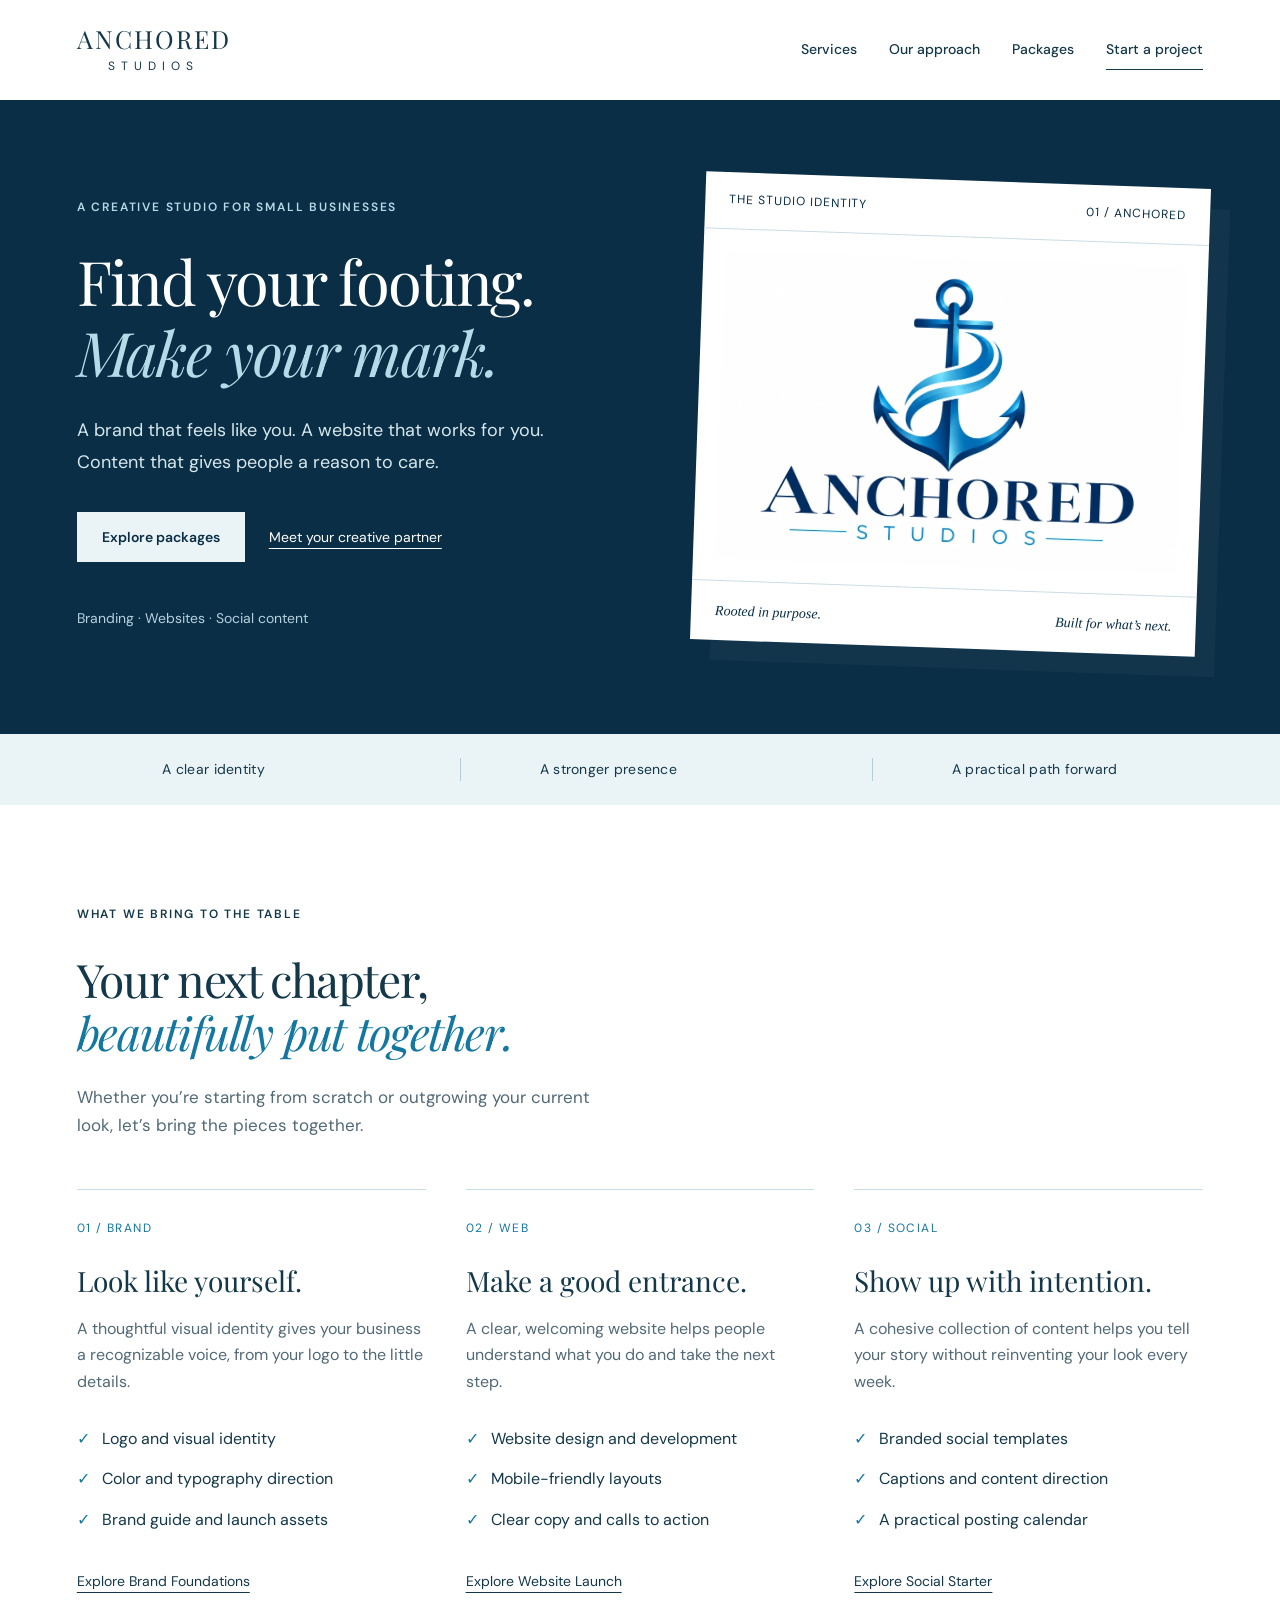
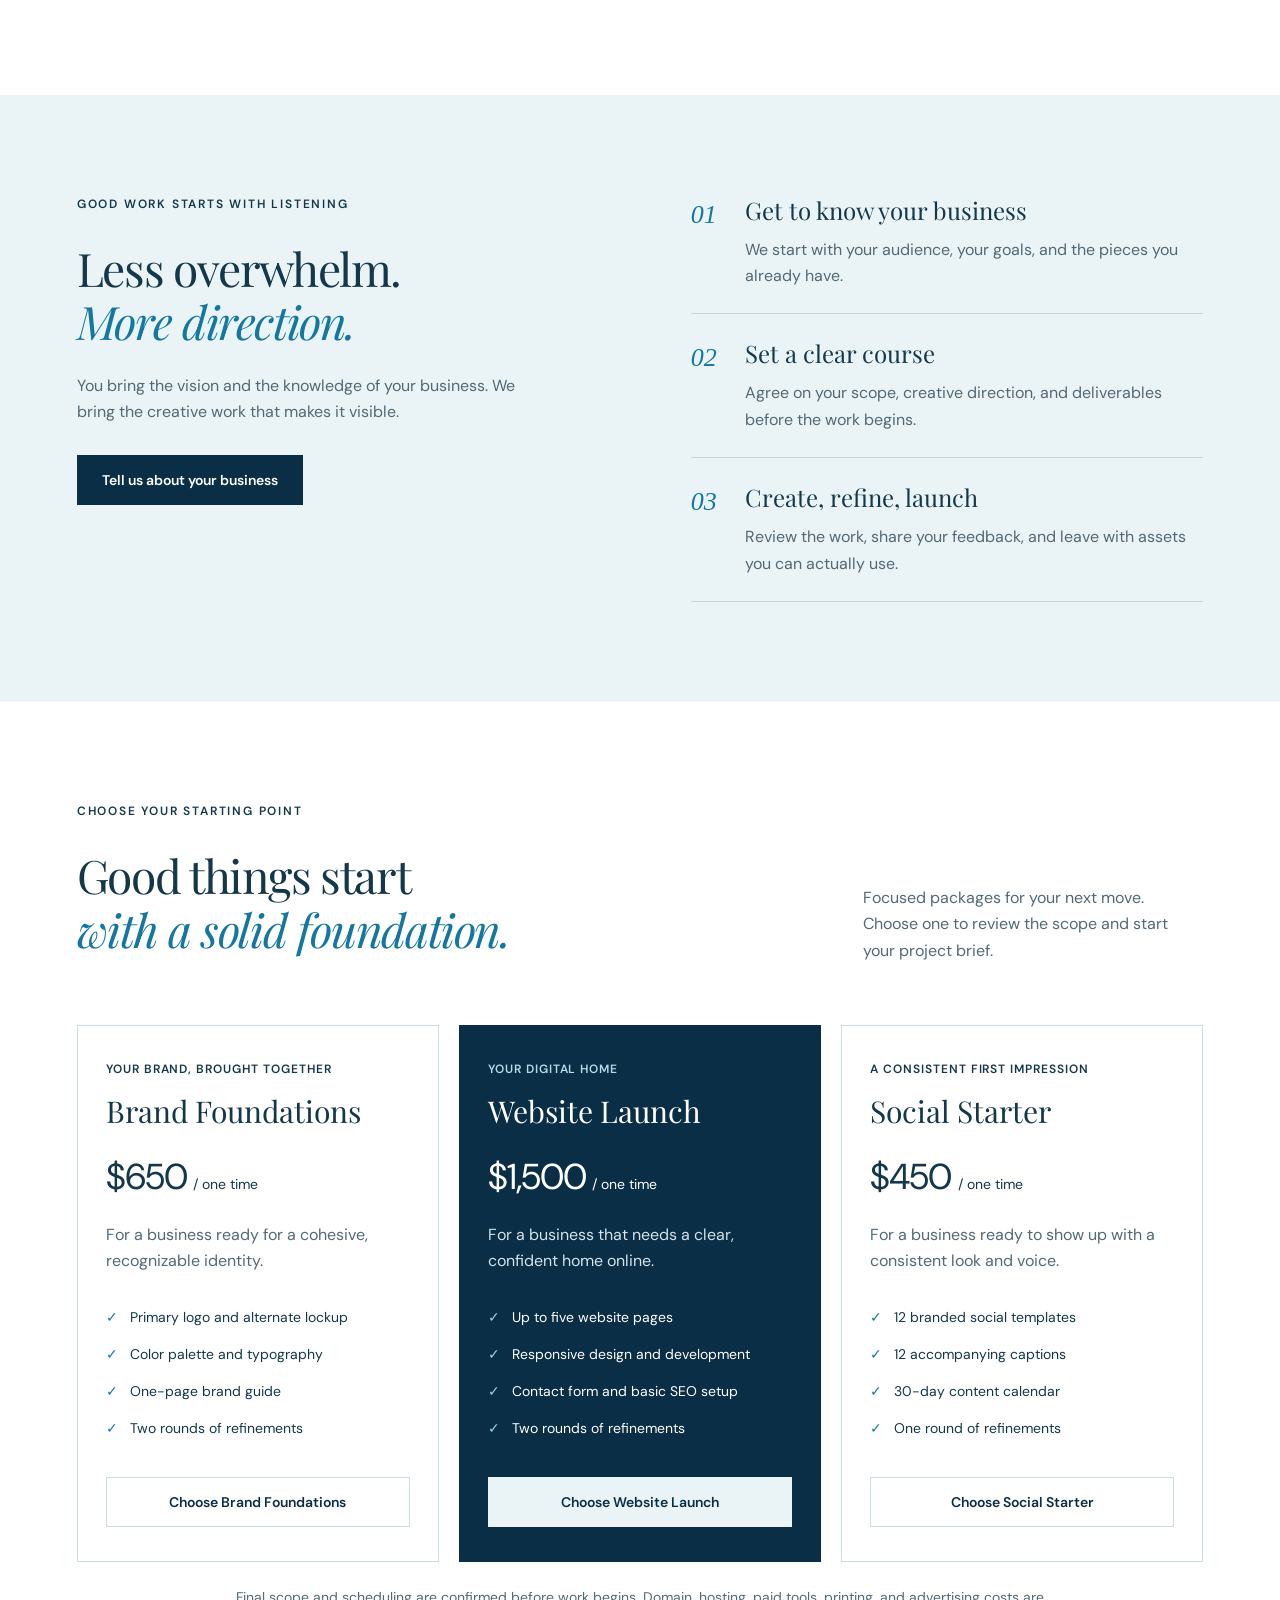
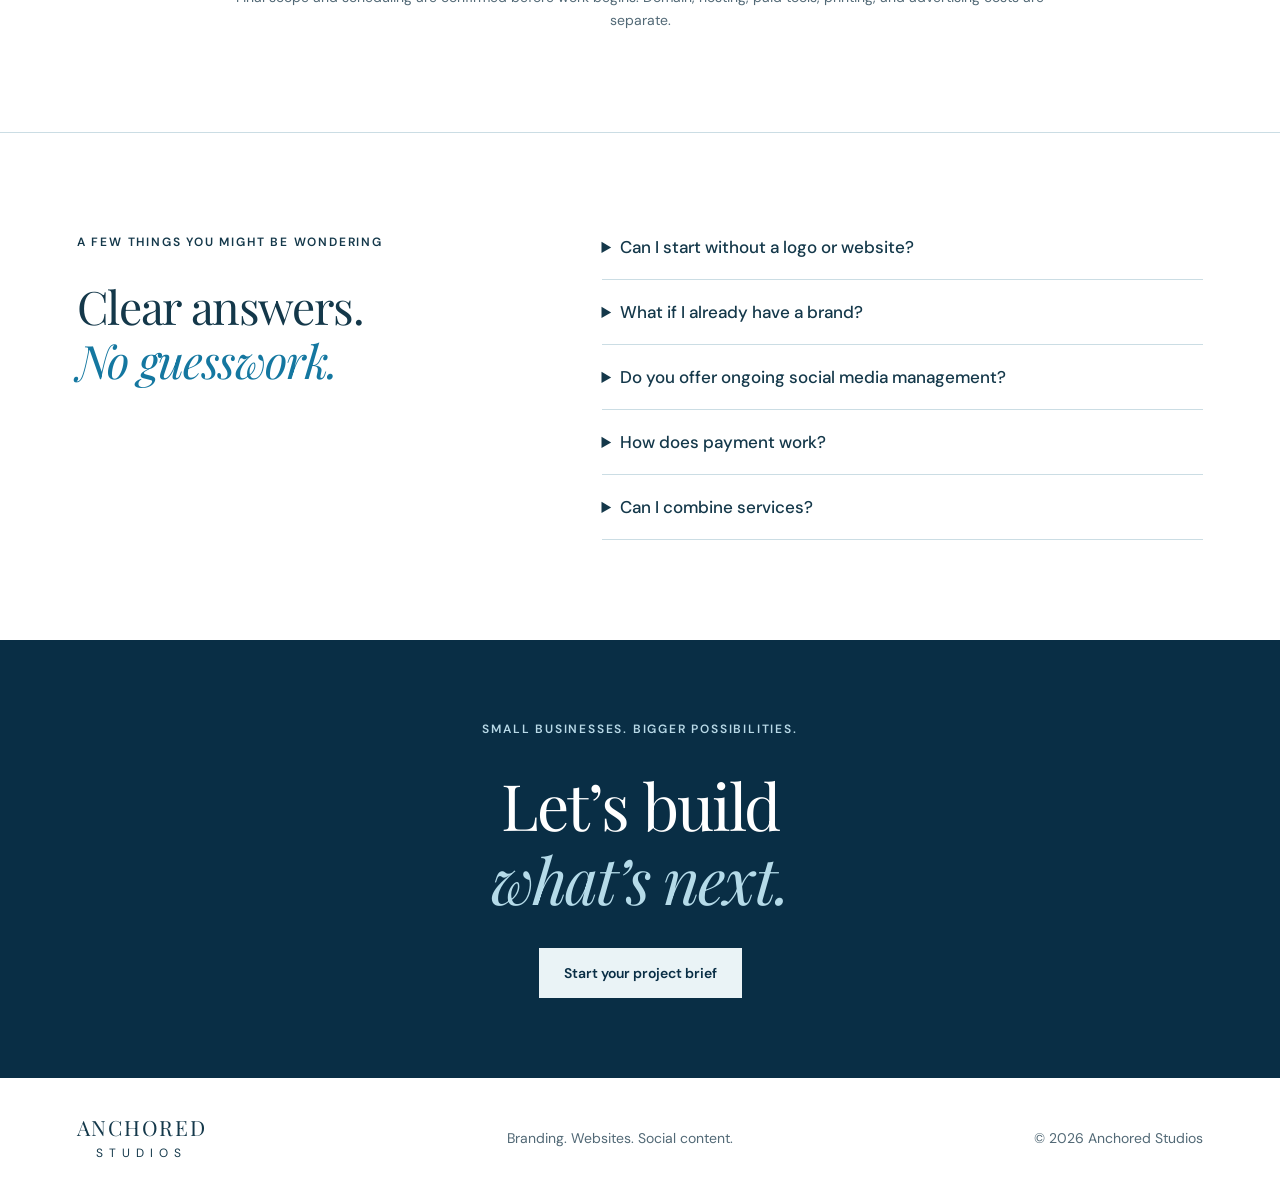
<file: index.html>
<!doctype html>
<html lang="en">
<head>
<meta charset="utf-8"><meta name="viewport" content="width=device-width, initial-scale=1">
<title>Anchored Studios | Branding, Websites & Social Content</title>
<meta name="description" content="Creative direction for small businesses ready for their next chapter. Explore branding, website design, and social content packages from Anchored Studios.">
<meta name="theme-color" content="#092e45">
<link rel="stylesheet" href="styles.css">
</head>
<body>
<a class="skip" href="#main">Skip to content</a>
<header><a class="wordmark" href="#" aria-label="Anchored Studios home">ANCHORED<span>STUDIOS</span></a><button class="menu-toggle" aria-expanded="false" aria-controls="nav">Menu</button><nav id="nav" aria-label="Main navigation"><a href="#services">Services</a><a href="#approach">Our approach</a><a href="#packages">Packages</a><a class="nav-cta" href="intake.html">Start a project</a></nav></header>
<main id="main">
<section class="hero">
<div class="hero-copy"><p class="eyebrow">A CREATIVE STUDIO FOR SMALL BUSINESSES</p><h1>Find your footing.<br><em>Make your mark.</em></h1><p class="lead">A brand that feels like you. A website that works for you. Content that gives people a reason to care.</p><div class="hero-actions"><a class="button light" href="#packages">Explore packages</a><a class="text-link" href="#services">Meet your creative partner</a></div><p class="hero-note">Branding · Websites · Social content</p></div>
<div class="identity"><div class="identity-top"><span>THE STUDIO IDENTITY</span><span>01 / ANCHORED</span></div><img src="assets/logo.webp" alt="Anchored Studios blue anchor and wave logo" width="1000" height="667" fetchpriority="high"><div class="identity-bottom"><span>Rooted in purpose.</span><span>Built for what’s next.</span></div></div>
</section>
<div class="strip"><span>A clear identity</span><span>A stronger presence</span><span>A practical path forward</span></div>
<section class="section services" id="services"><div class="section-intro"><p class="eyebrow">WHAT WE BRING TO THE TABLE</p><h2>Your next chapter,<br><em>beautifully put together.</em></h2><p>Whether you’re starting from scratch or outgrowing your current look, let’s bring the pieces together.</p></div><div class="service-grid">
<article><span class="number">01 / BRAND</span><h3>Look like yourself.</h3><p>A thoughtful visual identity gives your business a recognizable voice, from your logo to the little details.</p><ul><li>Logo and visual identity</li><li>Color and typography direction</li><li>Brand guide and launch assets</li></ul><a href="#packages">Explore Brand Foundations</a></article>
<article><span class="number">02 / WEB</span><h3>Make a good entrance.</h3><p>A clear, welcoming website helps people understand what you do and take the next step.</p><ul><li>Website design and development</li><li>Mobile-friendly layouts</li><li>Clear copy and calls to action</li></ul><a href="#packages">Explore Website Launch</a></article>
<article><span class="number">03 / SOCIAL</span><h3>Show up with intention.</h3><p>A cohesive collection of content helps you tell your story without reinventing your look every week.</p><ul><li>Branded social templates</li><li>Captions and content direction</li><li>A practical posting calendar</li></ul><a href="#packages">Explore Social Starter</a></article>
</div></section>
<section class="approach section" id="approach"><div><p class="eyebrow">GOOD WORK STARTS WITH LISTENING</p><h2>Less overwhelm.<br><em>More direction.</em></h2><p class="approach-lead">You bring the vision and the knowledge of your business. We bring the creative work that makes it visible.</p><a class="button dark" href="intake.html">Tell us about your business</a></div><ol class="steps"><li><span>01</span><div><h3>Get to know your business</h3><p>We start with your audience, your goals, and the pieces you already have.</p></div></li><li><span>02</span><div><h3>Set a clear course</h3><p>Agree on your scope, creative direction, and deliverables before the work begins.</p></div></li><li><span>03</span><div><h3>Create, refine, launch</h3><p>Review the work, share your feedback, and leave with assets you can actually use.</p></div></li></ol></section>
<section class="section packages" id="packages"><div class="package-heading"><div><p class="eyebrow">CHOOSE YOUR STARTING POINT</p><h2>Good things start<br><em>with a solid foundation.</em></h2></div><p>Focused packages for your next move.<br>Choose one to review the scope and start your project brief.</p></div><div class="package-grid">
<article class="package"><p class="eyebrow">YOUR BRAND, BROUGHT TOGETHER</p><h3>Brand Foundations</h3><p class="price">$650 <span>/ one time</span></p><p>For a business ready for a cohesive, recognizable identity.</p><ul><li>Primary logo and alternate lockup</li><li>Color palette and typography</li><li>One-page brand guide</li><li>Two rounds of refinements</li></ul><button class="button outline" data-package="brand">Choose Brand Foundations</button></article>
<article class="package featured"><p class="eyebrow">YOUR DIGITAL HOME</p><h3>Website Launch</h3><p class="price">$1,500 <span>/ one time</span></p><p>For a business that needs a clear, confident home online.</p><ul><li>Up to five website pages</li><li>Responsive design and development</li><li>Contact form and basic SEO setup</li><li>Two rounds of refinements</li></ul><button class="button light" data-package="web">Choose Website Launch</button></article>
<article class="package"><p class="eyebrow">A CONSISTENT FIRST IMPRESSION</p><h3>Social Starter</h3><p class="price">$450 <span>/ one time</span></p><p>For a business ready to show up with a consistent look and voice.</p><ul><li>12 branded social templates</li><li>12 accompanying captions</li><li>30-day content calendar</li><li>One round of refinements</li></ul><button class="button outline" data-package="social">Choose Social Starter</button></article>
</div><p class="package-note">Final scope and scheduling are confirmed before work begins. Domain, hosting, paid tools, printing, and advertising costs are separate.</p></section>
<section class="section faq"><div><p class="eyebrow">A FEW THINGS YOU MIGHT BE WONDERING</p><h2>Clear answers.<br><em>No guesswork.</em></h2></div><div><details><summary>Can I start without a logo or website?</summary><p>Yes. Start with your business idea and goals. Brand Foundations is designed to create the visual pieces; Website Launch gives them a home online.</p></details><details><summary>What if I already have a brand?</summary><p>Bring your existing logo, colors, and any materials you love. Your project brief helps us identify what to keep and where you need support.</p></details><details><summary>Do you offer ongoing social media management?</summary><p>The Social Starter package includes a collection of assets and a calendar. Ongoing posting and management can be discussed as a separate scope.</p></details><details><summary>How does payment work?</summary><p>Choose a package to review its scope. Online payment is not currently available. Complete the project brief to discuss the scope, schedule, and payment arrangements before starting.</p></details><details><summary>Can I combine services?</summary><p>Yes. Use the project brief to tell us which pieces you need. We can discuss a combined scope before any work starts.</p></details></div></section>
<section class="closing"><p class="eyebrow">SMALL BUSINESSES. BIGGER POSSIBILITIES.</p><h2>Let’s build<br><em>what’s next.</em></h2><a class="button light" href="intake.html">Start your project brief</a></section>
</main><footer><a class="wordmark" href="#">ANCHORED<span>STUDIOS</span></a><p>Branding. Websites. Social content.</p><p>© <span id="year">2026</span> Anchored Studios</p></footer>
<dialog id="package-dialog" aria-labelledby="dialog-title"><button class="dialog-close" aria-label="Close package details">Close</button><p class="eyebrow">YOUR NEXT CHAPTER</p><h2 id="dialog-title"></h2><p id="dialog-price" class="price"></p><p id="dialog-description"></p><div class="checkout-note"><strong>Online checkout is not available yet.</strong><p>No payment will be taken. Start your project brief to confirm the details and arrange payment.</p></div><a id="brief-link" class="button dark" href="intake.html">Start my project brief</a><button id="download-scope" class="button outline">Download package details</button></dialog>
<script src="script.js"></script>
</body></html>
</file>
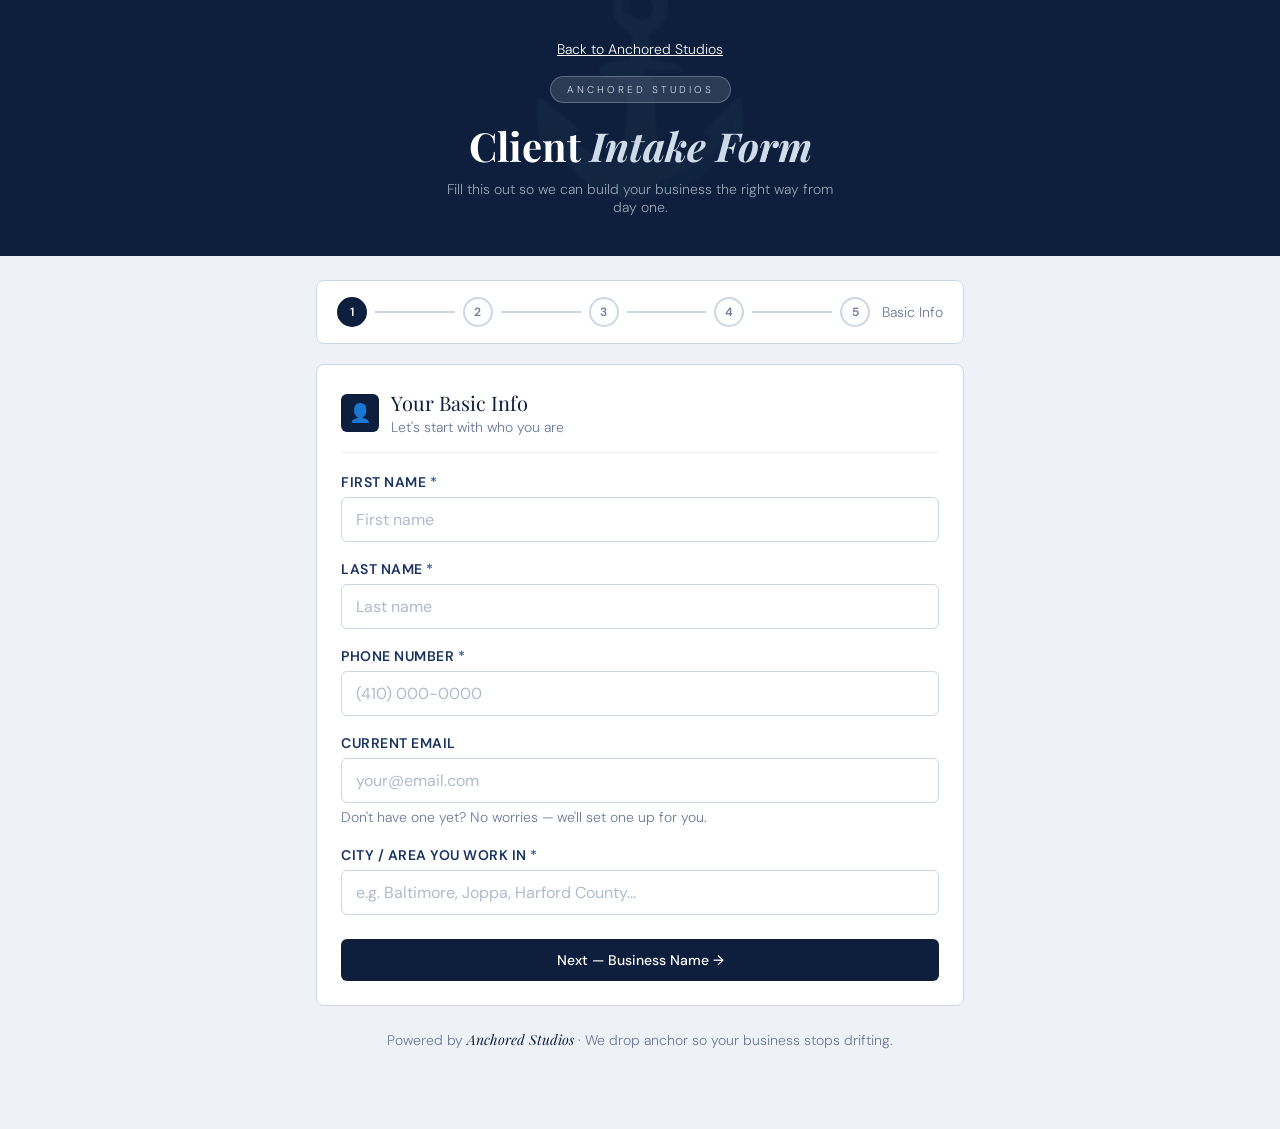
<file: intake.html>
<!DOCTYPE html>
<html lang="en">
<head>
<meta charset="UTF-8">
<meta name="viewport" content="width=device-width, initial-scale=1.0">
<title>Anchored Studios — Client Intake Form</title>
<link href="https://fonts.googleapis.com/css2?family=Playfair+Display:ital,wght@0,400;0,700;1,400&family=DM+Sans:wght@300;400;500;600&display=swap" rel="stylesheet">
<style>
  .field-hint,.section-subtitle,label.field-label,.check-item span,.progress-label,.footer-note { font-size:14px!important; }
  input[type=text], input[type=email], input[type=tel],textarea { font-size:16px!important; }
  .btn:disabled {opacity:.6;cursor:wait;}

  :root {
    --navy: #0d1f3c;
    --navy-mid: #1a3460;
    --navy-light: #2e5fa3;
    --silver: #d0dce8;
    --silver-light: #eef2f7;
    --white: #ffffff;
    --text: #0d1f3c;
    --muted: #6b7a99;
    --border: #cdd6e4;
  }

  * { margin: 0; padding: 0; box-sizing: border-box; }

  body {
    background: var(--silver-light);
    font-family: 'DM Sans', sans-serif;
    font-weight: 300;
    color: var(--text);
    overflow-x: hidden;
  }

  .header {
    background: var(--navy);
    padding: 40px 20px;
    text-align: center;
    position: relative;
    overflow: hidden;
  }

  .header::before {
    content: '⚓';
    position: absolute;
    font-size: 200px;
    opacity: 0.04;
    top: -40px;
    left: 50%;
    transform: translateX(-50%);
    pointer-events: none;
  }

  .header-badge {
    display: inline-block;
    background: rgba(208,220,232,0.15);
    border: 1px solid rgba(208,220,232,0.3);
    color: var(--silver);
    font-size: 10px;
    letter-spacing: 3px;
    text-transform: uppercase;
    padding: 6px 16px;
    border-radius: 20px;
    margin-bottom: 16px;
  }

  .header h1 {
    font-family: 'Playfair Display', serif;
    font-size: clamp(26px, 5vw, 40px);
    color: white;
    margin-bottom: 8px;
  }

  .header h1 span { color: var(--silver); font-style: italic; }
  .header p { color: rgba(208,220,232,0.7); font-size: 14px; max-width: 400px; margin: 0 auto; }

  .container {
    max-width: 680px;
    margin: 0 auto;
    padding: 24px 16px 60px;
  }

  /* PROGRESS */
  .progress-bar {
    background: white;
    border-radius: 8px;
    padding: 16px 20px;
    margin-bottom: 20px;
    border: 1px solid var(--border);
    display: flex;
    align-items: center;
    gap: 8px;
  }

  .progress-step {
    width: 30px;
    height: 30px;
    border-radius: 50%;
    display: flex;
    align-items: center;
    justify-content: center;
    font-size: 12px;
    font-weight: 600;
    border: 2px solid var(--border);
    color: var(--muted);
    flex-shrink: 0;
    transition: all 0.2s;
  }

  .progress-step.active { background: var(--navy); border-color: var(--navy); color: white; }
  .progress-step.done { background: var(--navy-light); border-color: var(--navy-light); color: white; }

  .progress-line { flex: 1; height: 2px; background: var(--border); }
  .progress-line.done { background: var(--navy-light); }

  .progress-label {
    font-size: 12px;
    color: var(--muted);
    margin-left: 4px;
    white-space: nowrap;
  }

  /* SECTIONS */
  .form-section {
    display: none;
    background: white;
    border-radius: 8px;
    padding: 24px;
    border: 1px solid var(--border);
    margin-bottom: 16px;
    animation: fadeIn 0.3s ease;
  }

  .form-section.active { display: block; }

  @keyframes fadeIn {
    from { opacity: 0; transform: translateY(8px); }
    to { opacity: 1; transform: translateY(0); }
  }

  .section-header {
    display: flex;
    align-items: center;
    gap: 12px;
    margin-bottom: 20px;
    padding-bottom: 16px;
    border-bottom: 1px solid var(--silver-light);
  }

  .section-icon {
    width: 38px;
    height: 38px;
    background: var(--navy);
    color: var(--silver);
    border-radius: 6px;
    display: flex;
    align-items: center;
    justify-content: center;
    font-size: 18px;
    flex-shrink: 0;
  }

  .section-title {
    font-family: 'Playfair Display', serif;
    font-size: 20px;
    color: var(--navy);
  }

  .section-subtitle { font-size: 12px; color: var(--muted); margin-top: 2px; }

  /* FIELDS */
  .field { margin-bottom: 18px; }
  .field:last-child { margin-bottom: 0; }

  label.field-label {
    display: block;
    font-size: 11px;
    font-weight: 600;
    letter-spacing: 0.5px;
    text-transform: uppercase;
    color: var(--navy-mid);
    margin-bottom: 6px;
  }

  .required { color: var(--navy-light); }

  input[type="text"],
  input[type="email"],
  input[type="tel"],
  textarea {
    width: 100%;
    padding: 11px 14px;
    border: 1.5px solid var(--border);
    border-radius: 6px;
    font-family: 'DM Sans', sans-serif;
    font-size: 14px;
    color: var(--text);
    outline: none;
    transition: border-color 0.2s, box-shadow 0.2s;
    -webkit-appearance: none;
    background: white;
  }

  input:focus, textarea:focus {
    border-color: var(--navy-light);
    box-shadow: 0 0 0 3px rgba(46,95,163,0.1);
  }

  input::placeholder, textarea::placeholder { color: #b0bacb; }
  textarea { resize: vertical; min-height: 80px; }
  .field-hint { font-size: 11px; color: var(--muted); margin-top: 4px; line-height: 1.5; }

  /* CHECK ITEMS */
  .check-list { display: flex; flex-direction: column; gap: 8px; }

  .check-item {
    display: flex;
    align-items: flex-start;
    gap: 10px;
    padding: 10px 12px;
    border: 1.5px solid var(--border);
    border-radius: 6px;
    cursor: pointer;
    transition: all 0.15s;
    user-select: none;
  }

  .check-item:hover { border-color: var(--navy-light); background: var(--silver-light); }
  .check-item.selected { border-color: var(--navy); background: rgba(13,31,60,0.04); }

  .check-item input {
    width: 16px;
    height: 16px;
    margin-top: 2px;
    accent-color: var(--navy);
    flex-shrink: 0;
    cursor: pointer;
  }

  .check-item span { font-size: 13px; line-height: 1.4; color: var(--text); }

  /* BUTTONS */
  .nav-buttons { display: flex; gap: 12px; margin-top: 24px; }

  .btn {
    padding: 12px 20px;
    border-radius: 6px;
    font-family: 'DM Sans', sans-serif;
    font-size: 14px;
    font-weight: 500;
    cursor: pointer;
    border: none;
    transition: all 0.2s;
  }

  .btn-primary { background: var(--navy); color: white; flex: 1; }
  .btn-primary:hover { background: var(--navy-mid); transform: translateY(-1px); }

  .btn-secondary { background: white; color: var(--navy); border: 1.5px solid var(--border); padding: 12px 20px; }
  .btn-secondary:hover { border-color: var(--navy); }

  .btn-submit { background: var(--silver); color: var(--navy); flex: 1; font-weight: 600; }
  .btn-submit:hover { background: white; box-shadow: 0 4px 16px rgba(0,0,0,0.12); transform: translateY(-2px); }

  /* SUCCESS */
  .success-screen {
    display: none;
    background: var(--navy);
    border-radius: 8px;
    padding: 48px 24px;
    text-align: center;
    color: white;
  }

  .success-screen.active { display: block; animation: fadeIn 0.4s ease; }
  .success-anchor { font-size: 48px; margin-bottom: 16px; }

  .success-screen h2 {
    font-family: 'Playfair Display', serif;
    font-size: 28px;
    margin-bottom: 10px;
  }

  .success-screen p {
    color: rgba(208,220,232,0.75);
    font-size: 14px;
    max-width: 380px;
    margin: 0 auto;
    line-height: 1.7;
  }

  .footer-note {
    text-align: center;
    font-size: 12px;
    color: var(--muted);
    margin-top: 24px;
    padding-bottom: 20px;
  }

  .footer-note span {
    font-family: 'Playfair Display', serif;
    color: var(--navy);
    font-style: italic;
  }

  .error-msg {
    background: #fff0f0;
    border: 1px solid #ffcccc;
    color: #cc0000;
    padding: 10px 14px;
    border-radius: 6px;
    font-size: 13px;
    margin-top: 12px;
    display: none;
  }
</style>
</head>
<body>

<div class="header">
  <a href="index.html" style="display:block;color:white;margin-bottom:18px;font-size:14px">Back to Anchored Studios</a><div class="header-badge">Anchored Studios</div>
  <h1>Client <span>Intake Form</span></h1>
  <p>Fill this out so we can build your business the right way from day one.</p>
</div>

<div class="container">

  <!-- PROGRESS -->
  <div class="progress-bar" id="progressBar">
    <div class="progress-step active" id="step1">1</div>
    <div class="progress-line" id="line1"></div>
    <div class="progress-step" id="step2">2</div>
    <div class="progress-line" id="line2"></div>
    <div class="progress-step" id="step3">3</div>
    <div class="progress-line" id="line3"></div>
    <div class="progress-step" id="step4">4</div>
    <div class="progress-line" id="line4"></div>
    <div class="progress-step" id="step5">5</div>
    <span class="progress-label" id="progressLabel">Basic Info</span>
  </div>

  <!-- SECTION 1 -->
  <div class="form-section active" id="section1">
    <div class="section-header">
      <div class="section-icon">👤</div>
      <div>
        <div class="section-title">Your Basic Info</div>
        <div class="section-subtitle">Let's start with who you are</div>
      </div>
    </div>

    <div class="field">
      <label class="field-label">First Name <span class="required">*</span></label>
      <input type="text" id="firstName" placeholder="First name" />
    </div>
    <div class="field">
      <label class="field-label">Last Name <span class="required">*</span></label>
      <input type="text" id="lastName" placeholder="Last name" />
    </div>
    <div class="field">
      <label class="field-label">Phone Number <span class="required">*</span></label>
      <input type="tel" id="phone" placeholder="(410) 000-0000" />
    </div>
    <div class="field">
      <label class="field-label">Current Email</label>
      <input type="email" id="email" placeholder="your@email.com" />
      <div class="field-hint">Don't have one yet? No worries — we'll set one up for you.</div>
    </div>
    <div class="field">
      <label class="field-label">City / Area You Work In <span class="required">*</span></label>
      <input type="text" id="city" placeholder="e.g. Baltimore, Joppa, Harford County..." />
    </div>

    <div class="error-msg" id="err1">Please fill in your name, phone number, and city to continue.</div>
    <div class="nav-buttons">
      <button class="btn btn-primary" onclick="next(1)">Next — Business Name →</button>
    </div>
  </div>

  <!-- SECTION 2 -->
  <div class="form-section" id="section2">
    <div class="section-header">
      <div class="section-icon">💡</div>
      <div>
        <div class="section-title">Business Name Ideas</div>
        <div class="section-subtitle">What do you want your business to be called?</div>
      </div>
    </div>

    <div class="field">
      <label class="field-label">What name style feels right? (check all that apply)</label>
      <div class="check-list">
        <label class="check-item"><input type="checkbox" name="nameStyle" value="Your last name (e.g. Beattie Auto)" /><span>Your last name (e.g. Beattie Auto)</span></label>
        <label class="check-item"><input type="checkbox" name="nameStyle" value="Your first name (e.g. Curtis Mobile)" /><span>Your first name (e.g. Curtis Mobile)</span></label>
        <label class="check-item"><input type="checkbox" name="nameStyle" value="Something tough and powerful" /><span>Something tough and powerful</span></label>
        <label class="check-item"><input type="checkbox" name="nameStyle" value="Something local or geographic" /><span>Something local or geographic</span></label>
        <label class="check-item"><input type="checkbox" name="nameStyle" value="Something that describes the service" /><span>Something that describes the service</span></label>
        <label class="check-item"><input type="checkbox" name="nameStyle" value="Something totally made up" /><span>Something totally made up</span></label>
      </div>
    </div>
    <div class="field">
      <label class="field-label">Any name ideas you already have in mind?</label>
      <textarea id="nameIdeas" placeholder="Anything at all — even rough ideas. Nothing is too silly."></textarea>
    </div>
    <div class="field">
      <label class="field-label">Words that describe your work style or vibe</label>
      <input type="text" id="vibeWords" placeholder="e.g. reliable, fast, honest, mobile, no-nonsense..." />
    </div>
    <div class="field">
      <label class="field-label">Gmail Username Ideas</label>
      <input type="text" id="gmailIdeas" placeholder="e.g. curtisauto, beattiemechanics, fixitwithcurtis..." />
      <div class="field-hint">Give 2–3 ideas and we'll check availability and set up your business email.</div>
    </div>

    <div class="nav-buttons">
      <button class="btn btn-secondary" onclick="prev(2)">← Back</button>
      <button class="btn btn-primary" onclick="next(2)">Next — Services →</button>
    </div>
  </div>

  <!-- SECTION 3 -->
  <div class="form-section" id="section3">
    <div class="section-header">
      <div class="section-icon">🔧</div>
      <div>
        <div class="section-title">Your Services</div>
        <div class="section-subtitle">Check everything you offer or plan to offer</div>
      </div>
    </div>

    <div class="field">
      <label class="field-label" for="serviceSummary">What does your business offer?</label><textarea id="serviceSummary" placeholder="Describe your products, services, and the people you help."></textarea></div>
    <div class="field">
      <label class="field-label">Any other services not listed?</label>
      <textarea id="otherServices" placeholder="List anything else you do or want to offer..."></textarea>
    </div>

    <div class="nav-buttons">
      <button class="btn btn-secondary" onclick="prev(3)">← Back</button>
      <button class="btn btn-primary" onclick="next(3)">Next — Pricing →</button>
    </div>
  </div>

  <!-- SECTION 4 -->
  <div class="form-section" id="section4">
    <div class="section-header">
      <div class="section-icon">💰</div>
      <div>
        <div class="section-title">Pricing & Payments</div>
        <div class="section-subtitle">How you charge and how you get paid</div>
      </div>
    </div>

    <div class="field">
      <label class="field-label">Do you have set prices for your services?</label>
      <div class="check-list">
        <label class="check-item"><input type="radio" name="pricing" value="Yes — I know what I charge for most things" /><span>Yes — I know what I charge for most things</span></label>
        <label class="check-item"><input type="radio" name="pricing" value="Sort of — I charge what feels right in the moment" /><span>Sort of — I charge what feels right in the moment</span></label>
        <label class="check-item"><input type="radio" name="pricing" value="No — I need help figuring out my prices" /><span>No — I need help figuring out my prices</span></label>
      </div>
    </div>
    <div class="field">
      <label class="field-label">How do you currently get paid? (check all that apply)</label>
      <div class="check-list">
        <label class="check-item"><input type="checkbox" name="payment" value="Cash" /><span>Cash</span></label>
        <label class="check-item"><input type="checkbox" name="payment" value="Zelle" /><span>Zelle</span></label>
        <label class="check-item"><input type="checkbox" name="payment" value="Cash App" /><span>Cash App</span></label>
        <label class="check-item"><input type="checkbox" name="payment" value="Venmo" /><span>Venmo</span></label>
        <label class="check-item"><input type="checkbox" name="payment" value="I don't have a system yet" /><span>I don't have a system yet</span></label>
      </div>
    </div>
    <div class="field">
      <label class="field-label">Do you want to accept card payments?</label>
      <div class="check-list">
        <label class="check-item"><input type="radio" name="cards" value="Yes — I want to take cards" /><span>Yes — I want to take cards</span></label>
        <label class="check-item"><input type="radio" name="cards" value="No — cash and apps are fine for now" /><span>No — cash and apps are fine for now</span></label>
        <label class="check-item"><input type="radio" name="cards" value="Not sure yet" /><span>Not sure yet</span></label>
      </div>
    </div>

    <div class="nav-buttons">
      <button class="btn btn-secondary" onclick="prev(4)">← Back</button>
      <button class="btn btn-primary" onclick="next(4)">Next — Your Vision →</button>
    </div>
  </div>

  <!-- SECTION 5 -->
  <div class="form-section" id="section5">
    <div class="section-header">
      <div class="section-icon">🚀</div>
      <div>
        <div class="section-title">Your Vision</div>
        <div class="section-subtitle">Where you want this to go</div>
      </div>
    </div>

    <div class="field">
      <label class="field-label">Is this a side hustle or are you going full time?</label>
      <div class="check-list">
        <label class="check-item"><input type="radio" name="hustle" value="Side hustle — extra income on top of my job" /><span>Side hustle — extra income on top of my job</span></label>
        <label class="check-item"><input type="radio" name="hustle" value="I want this to be my full time business eventually" /><span>I want this to be my full time business eventually</span></label>
        <label class="check-item"><input type="radio" name="hustle" value="Not sure yet — depends on how it goes" /><span>Not sure yet — depends on how it goes</span></label>
      </div>
    </div>
    <div class="field">
      <label class="field-label">Do you work alone or do you have help?</label>
      <div class="check-list">
        <label class="check-item"><input type="radio" name="team" value="Just me right now" /><span>Just me right now</span></label>
        <label class="check-item"><input type="radio" name="team" value="I bring people in sometimes" /><span>I bring people in sometimes</span></label>
        <label class="check-item"><input type="radio" name="team" value="I want to build a team eventually" /><span>I want to build a team eventually</span></label>
      </div>
    </div>
    <div class="field">
      <label class="field-label">What does success look like in 1 year?</label>
      <textarea id="successVision" placeholder="e.g. Steady clients every week, making $X a month, quitting my job..."></textarea>
    </div>
    <div class="field">
      <label class="field-label">Anything else you want me to know?</label>
      <textarea id="anythingElse" placeholder="Your situation, goals, things that have held you back..."></textarea>
    </div>

    <div class="nav-buttons">
      <button class="btn btn-secondary" onclick="prev(5)">← Back</button>
      <button class="btn btn-submit" onclick="submitForm()">Submit to Anchored Studios ⚓</button>
    </div>
  </div>

  <!-- SUCCESS -->
  <div class="success-screen" id="successScreen">
    <div class="success-anchor">⚓</div>
    <h2>You're all set!</h2>
    <p>Got everything I need. I'll be in touch soon to start building your business out right. Welcome aboard.</p>
  </div>

  <div class="footer-note">
    Powered by <span>Anchored Studios</span> · We drop anchor so your business stops drifting.
  </div>

</div>

<script>
  document.querySelectorAll('label.field-label').forEach(label => {
    const input = label.parentElement.querySelector('input[id], textarea[id]');
    if (input) label.htmlFor = input.id;
  });
  const chosen = new URLSearchParams(location.search).get('package');
  if (chosen) document.getElementById('anythingElse').value = 'I am interested in ' + chosen + '.';
  const sectionLabels = ['Basic Info', 'Business Name', 'Services', 'Pricing', 'Your Vision'];
  let current = 1;

  document.querySelectorAll('.check-item input').forEach(input => {
    input.addEventListener('change', () => {
      input.closest('.check-item').classList.toggle('selected', input.checked);
    });
  });

  function updateProgress(n) {
    for (let i = 1; i <= 5; i++) {
      const s = document.getElementById('step' + i);
      const l = document.getElementById('line' + i);
      if (i < n) { s.className = 'progress-step done'; s.innerHTML = '✓'; if(l) l.className = 'progress-line done'; }
      else if (i === n) { s.className = 'progress-step active'; s.innerHTML = i; }
      else { s.className = 'progress-step'; s.innerHTML = i; if(l) l.className = 'progress-line'; }
    }
    document.getElementById('progressLabel').textContent = sectionLabels[n-1];
  }

  function next(n) {
    if (n === 1) {
      const fn = document.getElementById('firstName').value.trim();
      const ln = document.getElementById('lastName').value.trim();
      const ph = document.getElementById('phone').value.trim();
      const ct = document.getElementById('city').value.trim();
      const err = document.getElementById('err1');
      if (!fn || !ln || !ph || !ct) { err.style.display = 'block'; return; }
      err.style.display = 'none';
    }
    document.getElementById('section' + n).classList.remove('active');
    current = n + 1;
    document.getElementById('section' + current).classList.add('active');
    updateProgress(current);
    window.scrollTo({ top: 0, behavior: 'smooth' });
  }

  function prev(n) {
    document.getElementById('section' + n).classList.remove('active');
    current = n - 1;
    document.getElementById('section' + current).classList.add('active');
    updateProgress(current);
    window.scrollTo({ top: 0, behavior: 'smooth' });
  }

  function getChecked(name) {
    return Array.from(document.querySelectorAll('input[name="' + name + '"]:checked')).map(i => i.value).join(', ') || 'None selected';
  }

  async function submitForm() {
    const data = {
      firstName: document.getElementById('firstName').value.trim(),
      lastName: document.getElementById('lastName').value.trim(),
      phone: document.getElementById('phone').value.trim(),
      email: document.getElementById('email').value.trim(),
      city: document.getElementById('city').value.trim(),
      nameStyle: getChecked('nameStyle'),
      nameIdeas: document.getElementById('nameIdeas').value.trim(),
      vibeWords: document.getElementById('vibeWords').value.trim(),
      gmailIdeas: document.getElementById('gmailIdeas').value.trim(),
      services: document.getElementById('serviceSummary').value.trim(),
      selectedPackage: new URLSearchParams(location.search).get('package') || 'Custom project',
      otherServices: document.getElementById('otherServices').value.trim(),
      pricing: getChecked('pricing'),
      payment: getChecked('payment'),
      cards: getChecked('cards'),
      hustle: getChecked('hustle'),
      team: getChecked('team'),
      successVision: document.getElementById('successVision').value.trim(),
      anythingElse: document.getElementById('anythingElse').value.trim()
    };

    const button = document.querySelector('.btn-submit');
    const emailField = document.getElementById('email');
    if (data.email && !emailField.checkValidity()) {
      current = 1;
      document.getElementById('section5').classList.remove('active');
      document.getElementById('section1').classList.add('active');
      updateProgress(1);
      emailField.reportValidity();
      return;
    }
    let error = document.getElementById('submitError');
    if (!error) { error = document.createElement('p'); error.id = 'submitError'; error.setAttribute('role','alert'); error.style.color = '#a31717'; button.parentElement.after(error); }
    error.textContent = '';
    button.disabled = true;
    button.textContent = 'Sending…';
    try {
      const response = await fetch('https://formspree.io/f/xojzlonj', {
        method: 'POST',
        headers: { 'Content-Type': 'application/json', 'Accept':'application/json' },
        body: JSON.stringify(data)
      });
      if (!response.ok) throw new Error('Submission failed');
      document.getElementById('section5').classList.remove('active');
      document.getElementById('progressBar').style.display = 'none';
      document.getElementById('successScreen').classList.add('active');
      window.scrollTo({ top: 0, behavior: 'smooth' });
    } catch (_) {
      error.textContent = 'Your brief could not be sent. Please try again. Your entries are still here.';
    } finally {
      button.disabled = false;
      button.textContent = 'Submit to Anchored Studios';
    }
  }
</script>
</body>
</html>
</file>
<file: styles.css>
@import url('https://fonts.googleapis.com/css2?family=DM+Sans:wght@400;500;600;700&family=Playfair+Display:ital,wght@0,400;0,500;1,400;1,500&display=swap');
:root{--navy:#092e45;--deep:#071f30;--blue:#1477a0;--ice:#eaf3f6;--ink:#14384a;--muted:#526976;--line:#cbdde4;--white:#fff}*{box-sizing:border-box}html{scroll-behavior:smooth;scroll-padding-top:100px}body{margin:0;color:var(--ink);background:#fff;font:16px/1.65 'DM Sans',Arial,sans-serif}a{color:inherit}button,a{-webkit-tap-highlight-color:transparent}button{font:inherit;cursor:pointer}button,a,summary{touch-action:manipulation}a:focus-visible,button:focus-visible,summary:focus-visible{outline:3px solid #24a4d1;outline-offset:5px}header{height:100px;max-width:1440px;margin:auto;display:flex;align-items:center;justify-content:space-between;padding:0 6%;gap:30px;background:white}header nav{display:flex;gap:32px;align-items:center}nav a{text-decoration:none;font-size:14px;font-weight:500}.nav-cta{border-bottom:1px solid var(--ink);padding:8px 0}.wordmark{font:25px/1.1 'Playfair Display',Georgia,serif;letter-spacing:.08em;text-decoration:none;display:inline-block}.wordmark span{display:block;font:12px/1.3 'DM Sans',sans-serif;letter-spacing:.5em;margin-top:7px;text-align:center}.menu-toggle{display:none}.hero{background:var(--navy);color:#fff;display:grid;grid-template-columns:1.12fr 1fr;gap:5%;padding:80px 6% 86px;align-items:center;position:relative}.hero-copy{max-width:680px}.eyebrow{font-size:12px;font-weight:600;letter-spacing:.15em;margin:0 0 28px;line-height:1.6}.hero .eyebrow{color:#b8d9e7}h1,h2,h3,p{margin-top:0}h1,h2{font-family:'Playfair Display',Georgia,serif;font-weight:400;line-height:1.16;letter-spacing:-.03em}h1{font-size:clamp(44px,4.8vw,74px);margin-bottom:28px}h1 em,h2 em{font-weight:400;color:#b5dbe9}h2{font-size:clamp(34px,3.6vw,54px);margin-bottom:24px}.section h2 em{color:var(--blue)}.lead{font-size:18px;line-height:1.75;color:#d7e7ee;max-width:485px}.hero-actions{display:flex;align-items:center;gap:24px;flex-wrap:wrap;margin:34px 0 45px}.button{display:inline-flex;align-items:center;justify-content:center;min-height:50px;padding:13px 24px;text-decoration:none;border:1px solid transparent;font-size:14px;font-weight:600;transition:background .2s,transform .2s;line-height:1.5}.button:hover{transform:translateY(-2px)}.light{background:var(--ice);color:var(--navy)}.light:hover{background:white}.dark{background:var(--navy);color:white}.dark:hover{background:var(--blue)}.outline{border-color:var(--line);background:white;color:var(--navy)}.outline:hover{background:var(--ice)}.text-link{font-size:14px;text-underline-offset:6px}.hero-note{font-size:14px;color:#b6d1df;margin:0}.identity{background:#fff;color:var(--navy);transform:rotate(2deg);box-shadow:20px 20px 0 #ffffff09;transition:transform .4s}.identity:hover{transform:rotate(0deg)}.identity img{display:block;width:100%;height:auto;padding:22px}.identity-top,.identity-bottom{display:flex;justify-content:space-between;gap:12px;padding:18px 24px;font-size:12px;border-bottom:1px solid var(--line)}.identity-top{letter-spacing:.08em}.identity-bottom{border-bottom:0;border-top:1px solid var(--line);font-family:Georgia,serif;font-size:14px;font-style:italic}.strip{display:flex;justify-content:space-around;gap:24px;padding:24px 6%;background:var(--ice);font-size:14px;letter-spacing:.02em}.strip span+span{border-left:1px solid #b4cdd8;padding-left:7%}.section{padding:100px 6%;max-width:1440px;margin:auto}.section-intro{max-width:700px;margin-bottom:50px}.section-intro>p:last-child{max-width:545px;color:var(--muted);font-size:17px}.service-grid{display:grid;grid-template-columns:repeat(3,1fr);gap:40px}.service-grid article{border-top:1px solid var(--line);padding-top:24px}.number{font-size:12px;letter-spacing:.12em;color:var(--blue)}h3{font-family:'Playfair Display',Georgia,serif;font-size:28px;font-weight:400;margin:22px 0 18px;line-height:1.25}.service-grid p{color:var(--muted);max-width:350px}ul{padding:0;list-style:none;margin:24px 0 28px}li{padding:7px 0}.service-grid li:before,.package li:before{content:'✓';color:var(--blue);margin-right:12px}.service-grid a{font-size:14px;text-underline-offset:6px}.approach{max-width:none;background:var(--ice);display:grid;grid-template-columns:1fr 1fr;gap:9%}.approach-lead{max-width:440px;color:var(--muted);margin-bottom:30px}.steps{list-style:none;padding:0;margin:0}.steps li{display:flex;gap:28px;padding:24px 0;border-bottom:1px solid #c0d7e0}.steps li:first-child{padding-top:0}.steps li>span{font:italic 26px Georgia,serif;color:var(--blue);padding-top:5px}.steps h3{margin:0 0 12px;font-size:24px}.steps p{margin:0;color:var(--muted)}.package-heading{display:flex;justify-content:space-between;align-items:end;gap:40px;margin-bottom:45px}.package-heading>p{color:var(--muted);max-width:340px}.package-grid{display:grid;grid-template-columns:repeat(3,1fr);gap:20px}.package{padding:34px 28px;border:1px solid var(--line);display:flex;flex-direction:column}.package .eyebrow{font-size:12px;margin-bottom:14px;letter-spacing:.08em}.package h3{margin:0 0 24px;font-size:30px}.price{font-size:36px;line-height:1.2;letter-spacing:-.03em;margin-bottom:24px}.price span{font-size:14px;font-weight:400;letter-spacing:0}.package>p:not(.price):not(.eyebrow){color:var(--muted)}.package ul{font-size:14px;margin-top:8px;margin-bottom:30px}.package .button{margin-top:auto;width:100%;padding-left:10px;padding-right:10px}.featured{background:var(--navy);color:white;border-color:var(--navy)}.featured>p:not(.price):not(.eyebrow){color:#d2e3eb}.featured .eyebrow{color:#b8d9e7}.featured li:before{color:#99d6ed}.package-note{font-size:14px;color:var(--muted);text-align:center;margin:24px auto 0;max-width:820px}.faq{border-top:1px solid var(--line);display:grid;grid-template-columns:.85fr 1.15fr;gap:80px}.faq .eyebrow{max-width:320px}.faq details{border-bottom:1px solid var(--line);padding:18px 0}.faq details:first-child{padding-top:0}.faq summary{cursor:pointer;font-weight:500;font-size:17px;padding-right:24px}.faq details p{color:var(--muted);padding-top:18px;margin:0;max-width:590px}.closing{text-align:center;background:var(--navy);color:white;padding:80px 24px}.closing h2{font-size:clamp(48px,5vw,76px);margin-bottom:32px}.closing .eyebrow{color:#b8d9e7}footer{display:flex;align-items:center;justify-content:space-between;gap:24px;padding:38px 6%;font-size:14px}footer p{margin:0;color:var(--muted)}footer .wordmark{font-size:21px}.skip{position:absolute;top:-80px;left:20px;z-index:20;background:white;padding:12px}.skip:focus{top:12px}dialog{border:0;padding:45px;max-width:560px;width:calc(100% - 32px);color:var(--ink);max-height:90dvh;overflow:auto;box-shadow:0 20px 100px #00192840}dialog::backdrop{background:#051e32a8;backdrop-filter:blur(4px)}.dialog-close{display:block;margin:0 0 30px auto;border:0;background:transparent;text-decoration:underline;color:var(--muted);padding:7px}.checkout-note{background:var(--ice);padding:20px;margin:25px 0;font-size:14px}.checkout-note p{margin:8px 0 0}dialog .button{width:100%;margin-top:12px}dialog h2{font-size:36px}dialog .eyebrow{margin-bottom:14px}body.modal-open{overflow:hidden}
@media(min-width:1600px){.hero{padding-left:calc((100vw - 1268px)/2);padding-right:calc((100vw - 1268px)/2)}.approach{padding-left:calc((100vw - 1268px)/2);padding-right:calc((100vw - 1268px)/2)}}
@media(max-width:1000px){header nav{gap:20px}.hero{gap:4%;padding-top:60px;padding-bottom:60px}h1{font-size:48px}.service-grid{gap:22px}.package-grid{gap:14px}.package{padding:28px 20px}.package h3{font-size:26px}.package .button{font-size:13px}.faq{gap:40px}.identity-top{font-size:10px;padding:14px}.identity-bottom{padding:14px;font-size:12px}}
@media(max-width:760px){header{height:84px;padding:0 6%;position:relative;z-index:5}.wordmark{font-size:22px}.menu-toggle{display:block;background:white;border:1px solid var(--line);padding:9px 14px;font-size:14px}header nav{display:none;position:absolute;top:84px;left:0;right:0;background:white;padding:24px 6%;box-shadow:0 12px 14px #092e4510;align-items:start}header nav.open{display:flex;flex-direction:column}.hero{grid-template-columns:1fr;gap:45px;padding:50px 6% 58px}.hero-copy{max-width:600px}h1{font-size:clamp(42px,8vw,62px)}.hero .eyebrow{font-size:12px;margin-bottom:24px}.hero-actions{margin-bottom:30px;gap:20px}.identity{max-width:530px;width:94%;margin:auto}.identity-top{font-size:12px}.identity-bottom{font-size:14px}.identity img{padding:16px}.strip{gap:15px;padding:20px 6%;font-size:12px;text-align:center}.strip span+span{padding-left:5%}.section{padding:65px 6%}.service-grid,.approach,.package-grid,.faq{grid-template-columns:1fr}.service-grid{gap:35px}.service-grid p{max-width:none}.service-grid ul{margin-top:16px}.approach{gap:45px}.package-heading{display:block;margin-bottom:30px}.package-heading>p{max-width:500px}.package-grid{gap:20px}.package{padding:30px}.package h3{font-size:30px}.package .button{font-size:14px}.faq{gap:25px}.closing{padding:65px 24px}footer{flex-direction:column;text-align:center;padding:35px 6%;gap:20px}dialog{padding:26px}.identity:hover{transform:rotate(2deg)}}
@media(prefers-reduced-motion:reduce){html{scroll-behavior:auto}*,*:before,*:after{transition:none!important;animation:none!important}}
</file>
